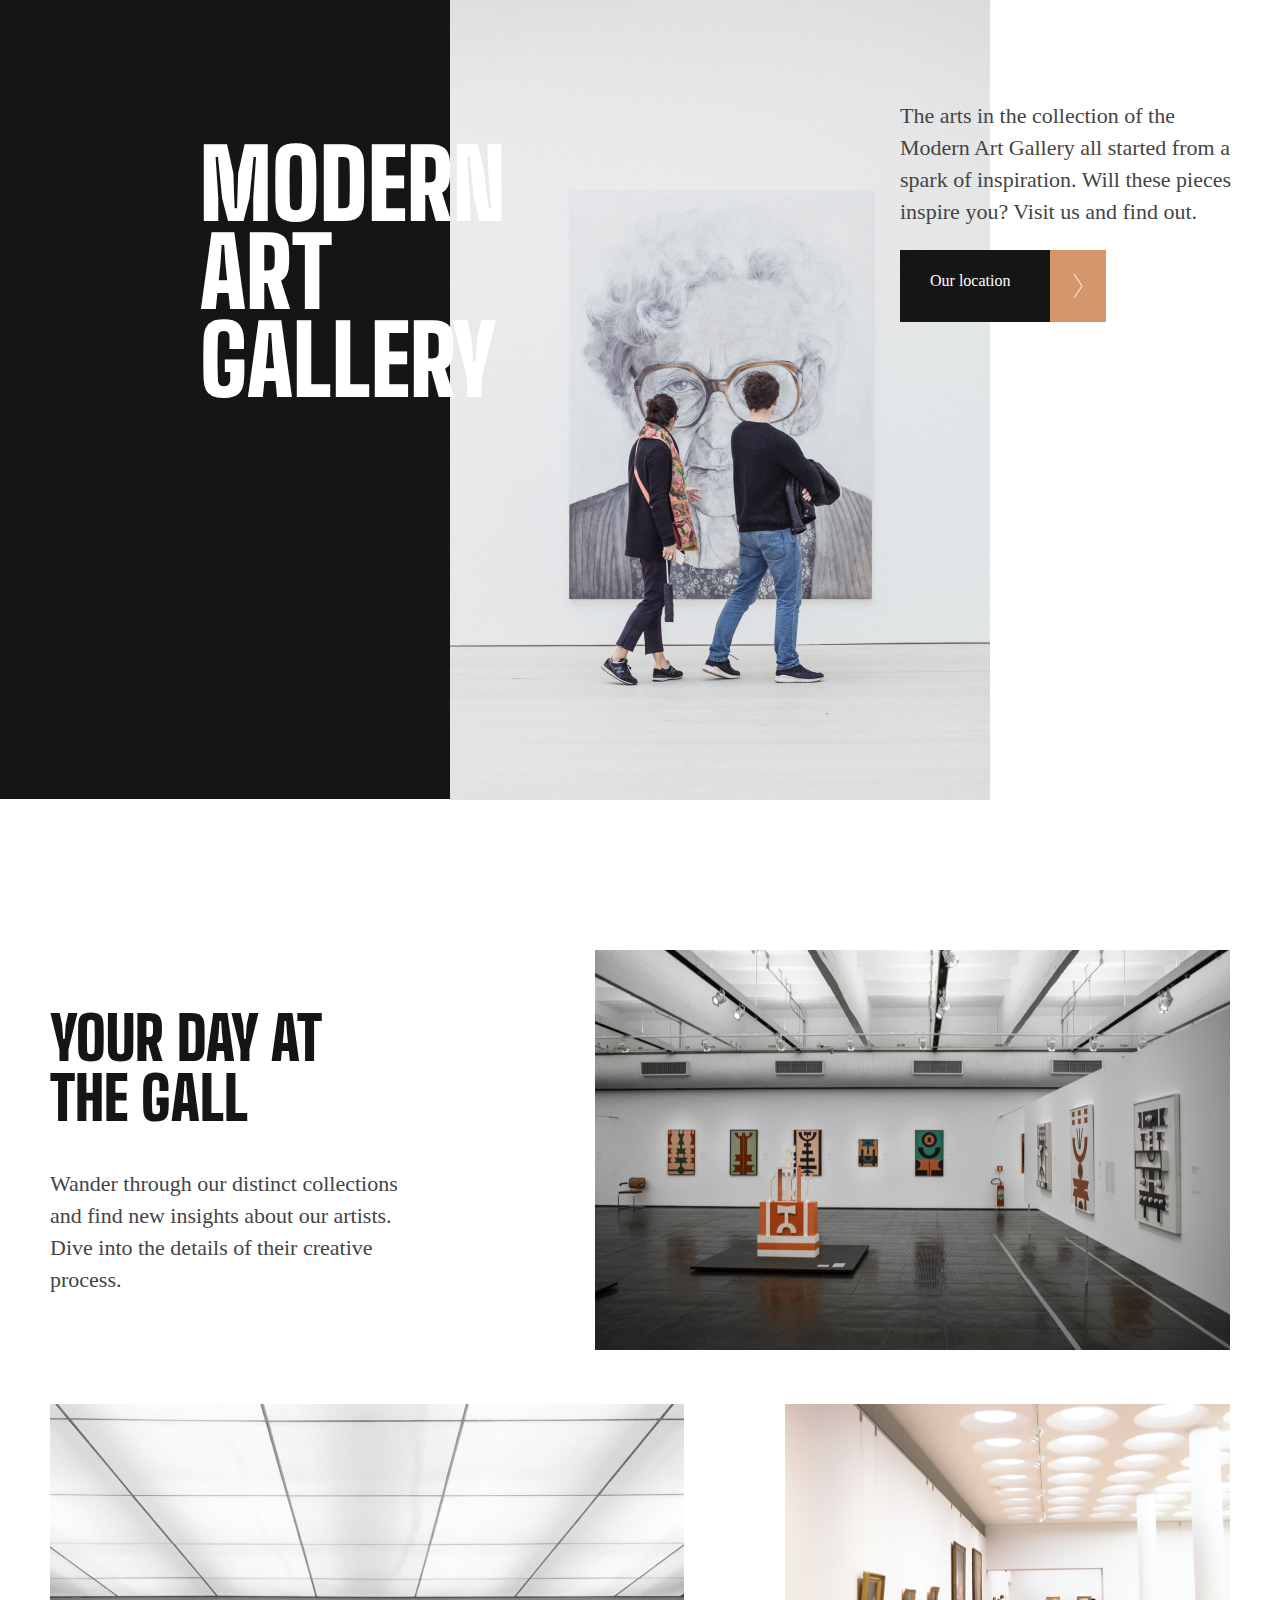
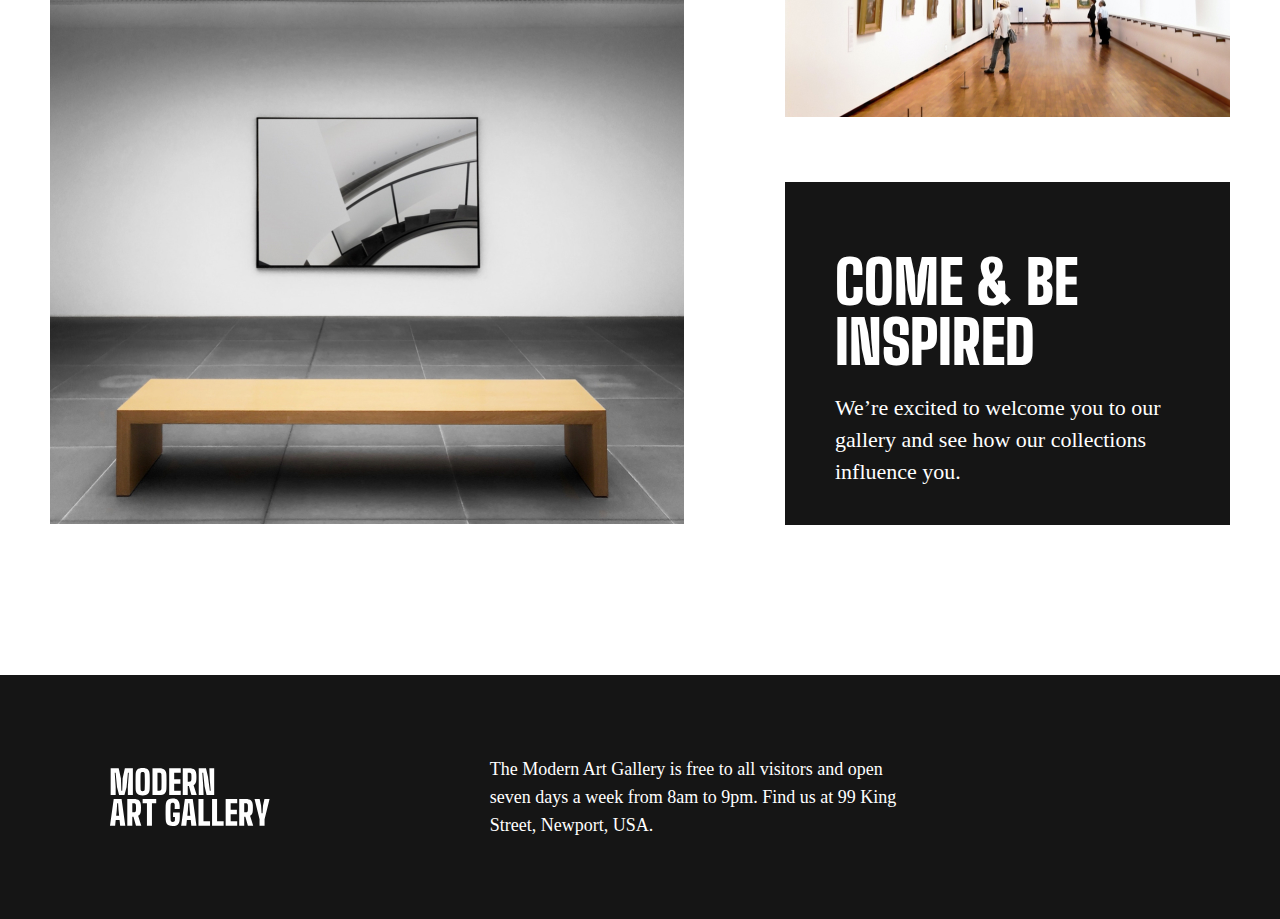
<file: index.html>
<!DOCTYPE html>
<html lang="en">

<head>
    <meta charset="UTF-8">
    <meta name="viewport" content="width=device-width, initial-scale=1.0">
    <title>Home</title>

    <!-- fontFamily -->
    <link rel="preconnect" href="https://fonts.googleapis.com">
    <link rel="preconnect" href="https://fonts.gstatic.com" crossorigin>
    <link
        href="https://fonts.googleapis.com/css2?family=Big+Shoulders+Display:wght@700&family=League+Spartan:wght@700&family=Noto+Sans:ital,wght@1,400;1,500&family=Plus+Jakarta+Sans:wght@700&family=Poppins:wght@700&display=swap"
        rel="stylesheet">

    <link rel="stylesheet" href="./src/assets/css/main.css">
    <link rel="stylesheet" href="./src/assets/css/responsiveHome.css">

    <!-- fontaweome -->
    <link rel="stylesheet" href="https://cdnjs.cloudflare.com/ajax/libs/font-awesome/6.5.1/css/all.min.css"
        integrity="sha512-DTOQO9RWCH3ppGqcWaEA1BIZOC6xxalwEsw9c2QQeAIftl+Vegovlnee1c9QX4TctnWMn13TZye+giMm8e2LwA=="
        crossorigin="anonymous" referrerpolicy="no-referrer" />

</head>

<body>

    <header>
        <div class="artGallery">
            <div class="darkSide"></div>
            <div class="artGalleryTitle">
                MODERN ART GALLERY
            </div>

            <div class="buttonHeader button1">
                <a href="./src/pages/map.html">
                    Our location
                </a>

                <svg class="svgBtn" xmlns="http://www.w3.org/2000/svg" width="56" height="72" viewBox="0 0 56 72"
                    fill="none">
                    <rect width="56" height="72" fill="#D5966C" />
                    <path d="M24 24L32 36L24 48" stroke="white" />
                </svg>
            </div>

            <!-- 
            <div class="svgBtn">
            </div> -->

            <div class="imgDivHeader">
                <img src="src/assets/img/Rectangle(big).jpg" alt="headerImg">
            </div>

            <div class="headerParagraph">
                <p>The arts in the collection of the Modern Art Gallery all started from a spark of inspiration. Will
                    these pieces inspire you? Visit us and find out.</p>
            </div>

        </div>
    </header>

    <main>
        <div class="container">

            <div class="dayAtGallery">

                <div class="firstLevel">
                    <div class="firstLevel-textSide">
                        <p class="firstLevel-title">Your Day at the Gall</p>
                        <p class="firstLevel-paragraph">
                            Wander through our distinct collections and find new insights about our artists. Dive into
                            the
                            details of their creative process.
                        </p>
                    </div>
                    <div class="firstLevel-photoSide">
                        <img src="./src/assets/img/Rectangle(bg).jpg" alt="">
                    </div>
                </div>

                <div class="secondLevel">
                    <div class="leftSidePhoto">
                        <img src="./src/assets/img/Rectangle Copy 2.jpg" alt="">
                    </div>
                    <div class="rightSidePhoto">
                        <div class="photoLevel">
                            <img src="./src/assets/img/Rectangle Copy 4.jpg" alt="">
                        </div>
                        <div class="textLevel">
                            <p class="textLevel-title">COME & BE INSPIRED</p>
                            <p class="textLevel-paragraph">We’re excited to welcome you to our gallery and see how our
                                collections influence you.</p>
                        </div>
                    </div>
                </div>

                <!-- <div class="secondLevel">

                </div> -->
            </div>
        </div>
    </main>


    <footer>
        <div class="footerMainDiv">

            <div class="footerLogo">
                <svg xmlns="http://www.w3.org/2000/svg" width="160" height="58" viewBox="0 0 160 58" fill="none">
                    <path fill-rule="evenodd" clip-rule="evenodd"
                        d="M32.6626 27.3858C35.1117 27.3858 36.8706 26.8681 37.9393 25.8328C39.0081 24.7975 39.5869 23.0775 39.676 20.6729C39.7651 18.491 39.8096 16.1699 39.8096 13.7096C39.8096 11.2493 39.7651 8.90595 39.676 6.67946C39.5869 4.29712 39.0081 2.58829 37.9393 1.55298C36.8706 0.517658 35.1117 0 32.6626 0C30.2134 0 28.4378 0.517658 27.3357 1.55298C26.2336 2.58829 25.6603 4.29712 25.6157 6.67946C25.5712 8.86142 25.5489 11.1937 25.5489 13.6762L25.5493 14.2059C25.5522 16.4911 25.5744 18.6468 25.6157 20.6729C25.6603 23.0775 26.2336 24.7975 27.3357 25.8328C28.4378 26.8681 30.2134 27.3858 32.6626 27.3858ZM5.67754 27.0518V18.8361L4.74242 4.74242H5.61075L7.04683 19.1701L9.08407 27.0518H14.461L16.5317 19.1701L17.9344 4.74242H18.8361L17.8676 18.8361V27.0518H22.8772V0.333973H14.8618L12.6242 10.4534L12.2234 22.6434H11.3551L10.9209 10.4534L8.7167 0.333973H0.667946V27.0518H5.67754ZM30.6253 21.6081C30.6699 22.7436 31.3489 23.3113 32.6626 23.3113C33.9539 23.3113 34.6219 22.7436 34.6664 21.6081C34.7109 20.4726 34.7499 19.2257 34.7833 17.8676C34.8167 16.5094 34.8334 15.1123 34.8334 13.6762C34.8334 12.2401 34.8167 10.843 34.7833 9.48484C34.7499 8.12668 34.7109 6.87985 34.6664 5.74434C34.6219 4.63109 33.9539 4.07447 32.6626 4.07447C31.3489 4.07447 30.6699 4.63109 30.6253 5.74434C30.5808 6.87985 30.5474 8.12668 30.5251 9.48484C30.5029 10.843 30.4917 12.2401 30.4917 13.6762C30.4917 15.1123 30.5029 16.5094 30.5251 17.8676C30.5474 19.2257 30.5808 20.4726 30.6253 21.6081ZM49.261 27.0518C51.777 27.0518 53.5916 26.5175 54.7048 25.4488C55.818 24.38 56.3969 22.6211 56.4415 20.172C56.486 18.6134 56.5138 17.1384 56.525 15.7468C56.5361 14.3553 56.5361 12.9637 56.525 11.5722C56.5138 10.1806 56.486 8.7167 56.4415 7.18042C56.3969 4.73129 55.818 2.97793 54.7048 1.92035C53.5916 0.862764 51.777 0.333973 49.261 0.333973H42.4814V27.0518H49.261ZM47.491 22.6434H49.261C50.6637 22.6434 51.3873 22.02 51.4319 20.7731C51.5654 16.0307 51.5654 11.2994 51.4319 6.57927C51.3873 5.3547 50.6637 4.74242 49.261 4.74242H47.491V22.6434ZM70.7355 27.0518V22.6434H64.1896V15.6633H70.4015V11.2549H64.1896V4.74242H70.7355V0.333973H59.18V27.0518H70.7355ZM77.7489 18.0345V27.0518H72.7393V0.333973H79.185C81.6787 0.333973 83.4766 0.840499 84.5787 1.85355C85.6808 2.8666 86.2764 4.5309 86.3655 6.84645C86.3877 7.46987 86.4044 8.01536 86.4156 8.48292C86.4267 8.95048 86.4267 9.41804 86.4156 9.8856C86.4044 10.3532 86.3877 10.8987 86.3655 11.5221C86.3209 12.9693 86.076 14.1549 85.6307 15.0789C85.1854 16.0029 84.5063 16.7098 83.5935 17.1996L86.7328 27.0518H81.4227L78.8845 18.0345H77.7489ZM79.185 13.6261H77.7489V4.74242H79.185C80.5655 4.74242 81.2891 5.3547 81.3559 6.57927C81.4672 8.31593 81.4672 10.0526 81.3559 11.7893C81.2891 13.0138 80.5655 13.6261 79.185 13.6261ZM93.1451 16.7988L93.5793 27.0518H88.7367V0.333973H95.9839L97.9877 8.85029L99.8246 22.6434H100.693L99.7578 11.7893L99.357 0.333973H104.2V27.0518H96.585L94.5812 18.3017L93.2119 4.70902H92.2768L93.1451 16.7988ZM5.14319 57.666L5.71094 52.0887H9.58503L10.1528 57.666H15.296L11.5889 30.9482H3.7071L0 57.666H5.14319ZM6.1785 47.6802H9.11747L8.51632 41.7689L8.11555 35.3566H7.18042L6.77965 41.7689L6.1785 47.6802ZM22.3094 57.666V48.6488H23.4449L25.9831 57.666H31.2933L28.1539 47.8138C29.0668 47.324 29.7459 46.6171 30.1912 45.6931C30.6365 44.7691 30.8814 43.5835 30.9259 42.1363C30.9482 41.5129 30.9649 40.9674 30.976 40.4998C30.9871 40.0322 30.9871 39.5647 30.976 39.0971C30.9649 38.6296 30.9482 38.0841 30.9259 37.4607C30.8369 35.1451 30.2413 33.4808 29.1392 32.4678C28.037 31.4547 26.2392 30.9482 23.7455 30.9482H17.2998V57.666H22.3094ZM22.3094 44.2403H23.7455C25.1259 44.2403 25.8495 43.628 25.9163 42.4035C26.0276 40.6668 26.0276 38.9301 25.9163 37.1935C25.8495 35.9689 25.1259 35.3566 23.7455 35.3566H22.3094V44.2403ZM41.947 57.666V35.3566H46.2219V30.9482H32.6292V35.3566H36.9374V57.666H41.947ZM67.9301 56.447C66.8392 57.4823 65.1025 58 62.7202 58C61.0503 58 59.7088 57.7718 58.6958 57.3154C57.6827 56.8589 56.9424 56.1409 56.4749 55.1612C56.0073 54.1816 55.7401 52.8902 55.6733 51.2871C55.6511 50.352 55.6288 49.2889 55.6065 48.0977C55.5843 46.9065 55.5731 45.6708 55.5731 44.3906C55.5731 43.1104 55.5843 41.8802 55.6065 40.7002C55.6288 39.5202 55.6511 38.4848 55.6733 37.5942C55.7401 35.9021 56.0129 34.544 56.4916 33.5198C56.9702 32.4956 57.7161 31.7553 58.7292 31.2988C59.7422 30.8424 61.0726 30.6142 62.7202 30.6142C65.058 30.6142 66.7612 31.1319 67.8299 32.1672C68.8987 33.2025 69.5109 34.9113 69.6668 37.2937C69.7113 37.8058 69.7336 38.418 69.7336 39.1305C69.7336 39.843 69.7113 40.4553 69.6668 40.9674H64.6572C64.7017 40.344 64.724 39.5758 64.724 38.663C64.724 37.7501 64.7017 36.982 64.6572 36.3585C64.5904 35.2453 63.9447 34.6887 62.7202 34.6887C61.4288 34.6887 60.7497 35.2453 60.6829 36.3585C60.5939 37.9171 60.5326 39.6315 60.4992 41.5017C60.4658 43.372 60.4658 45.2367 60.4992 47.0958C60.5326 48.9549 60.5939 50.6637 60.6829 52.2223C60.7497 53.3578 61.4288 53.9255 62.7202 53.9255C63.3658 53.9255 63.8779 53.7808 64.2564 53.4914C64.6349 53.2019 64.8465 52.7789 64.891 52.2223C64.9132 51.9551 64.9299 51.6155 64.9411 51.2036C64.9522 50.7917 64.9522 50.3743 64.9411 49.9512C64.9299 49.5282 64.9132 49.1942 64.891 48.9493H63.0541V44.6077H69.767C69.8115 45.6319 69.8282 46.7451 69.8171 47.9474C69.8059 49.1497 69.7781 50.263 69.7336 51.2871C69.6223 53.6917 69.0211 55.4117 67.9301 56.447ZM76.3129 57.666L76.8806 52.0887H80.7547L81.3225 57.666H86.4656L82.7585 30.9482H74.8768L71.1697 57.666H76.3129ZM77.3482 47.6802H80.2871L79.686 41.7689L79.2852 35.3566H78.3501L77.9493 41.7689L77.3482 47.6802ZM100.058 57.666V53.2576H93.4791V30.9482H88.4695V57.666H100.058ZM113.651 53.2576V57.666H102.062V30.9482H107.072V53.2576H113.651ZM127.21 57.666V53.2576H120.664V46.2775H126.876V41.8691H120.664V35.3566H127.21V30.9482H115.655V57.666H127.21ZM134.224 48.6488V57.666H129.214V30.9482H135.66C138.154 30.9482 139.951 31.4547 141.054 32.4678C142.156 33.4808 142.751 35.1451 142.84 37.4607C142.863 38.0841 142.879 38.6296 142.89 39.0971C142.902 39.5647 142.902 40.0322 142.89 40.4998C142.879 40.9674 142.863 41.5129 142.84 42.1363C142.796 43.5835 142.551 44.7691 142.106 45.6931C141.66 46.6171 140.981 47.324 140.068 47.8138L143.208 57.666H137.898L135.359 48.6488H134.224ZM135.66 44.2403H134.224V35.3566H135.66C137.04 35.3566 137.764 35.9689 137.831 37.1935C137.942 38.9301 137.942 40.6668 137.831 42.4035C137.764 43.628 137.04 44.2403 135.66 44.2403ZM154.563 51.2871V57.666H149.553V51.2871L149.186 49.7843L144.544 30.9482H149.653L151.089 37.4273L151.59 45.2756H152.526L153.026 37.4273L154.463 30.9482H159.572L154.93 49.7509L154.563 51.2871Z"
                        fill="white" />
                </svg>
            </div>
            <div class="footerParag">
                The Modern Art Gallery is free to all visitors and open seven days a week from 8am to 9pm. Find us at 99
                King Street, Newport, USA.
            </div>
            <div class="footerLinks">
                <i class="fa-brands fa-instagram"></i>
                <i class="fa-brands fa-youtube"></i>
                <i class="fa-brands fa-facebook"></i>
            </div>
        </div>
    </footer>
</body>

</html>
</file>
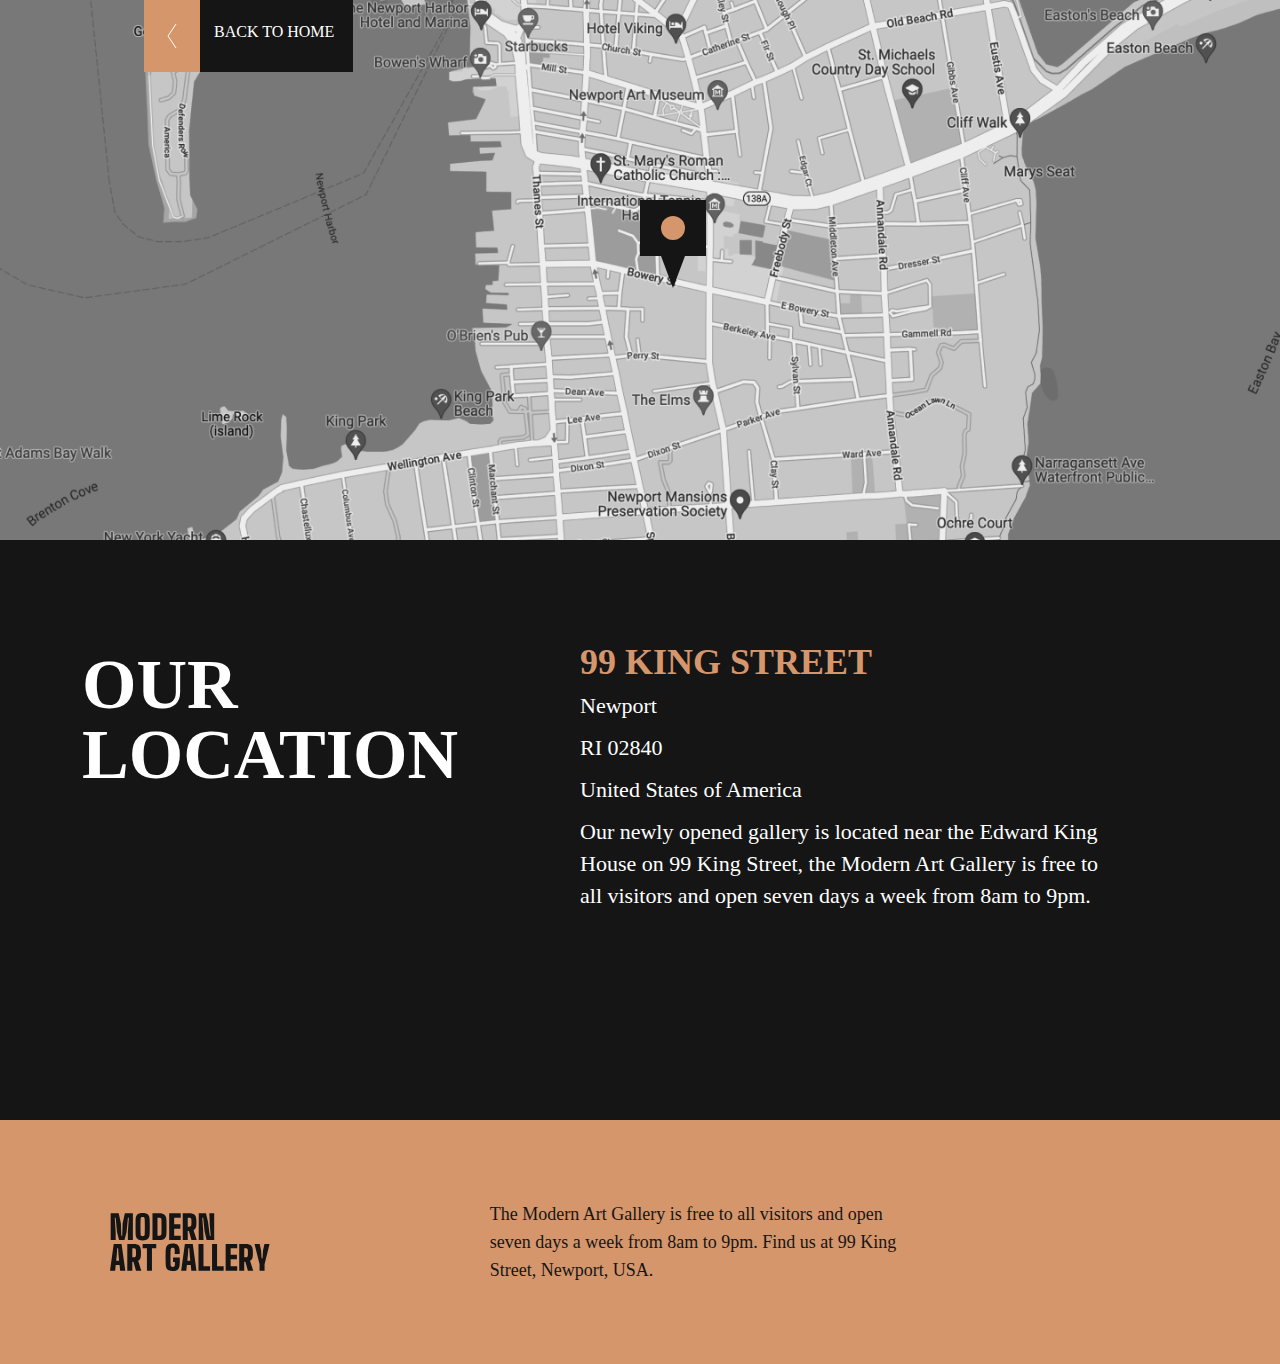
<file: src/pages/map.html>
<!DOCTYPE html>
<html lang="en">

<head>
    <meta charset="UTF-8">
    <meta name="viewport" content="width=device-width, initial-scale=1.0">
    <title>BitMap</title>
    <link rel="stylesheet" href="../assets/css/map.css">
    <link rel="stylesheet" href="../assets/css/main.css">
    <link rel="stylesheet" href="../assets/css/responsiveMap.css">
    <!-- fontaweome -->
    <link rel="stylesheet" href="https://cdnjs.cloudflare.com/ajax/libs/font-awesome/6.5.1/css/all.min.css"
        integrity="sha512-DTOQO9RWCH3ppGqcWaEA1BIZOC6xxalwEsw9c2QQeAIftl+Vegovlnee1c9QX4TctnWMn13TZye+giMm8e2LwA=="
        crossorigin="anonymous" referrerpolicy="no-referrer" />
</head>

<body>

    <header>
        <div class="mapPhoto">
            <div class="mapButton button1">
                <!-- <p> -->
                <a class="maptoHome" href="/index.html">BACK TO HOME</a>
                <!-- </p> -->
                <svg class="rotatedİcon" xmlns="http://www.w3.org/2000/svg" width="56" height="72" viewBox="0 0 56 72"
                    fill="none">
                    <rect width="56" height="72" fill="#D5966C" />
                    <path d="M32 48L24 36L32 24" stroke="white" />
                </svg>
            </div>

            <div class=" locationIcon">
                <svg xmlns="http://www.w3.org/2000/svg" width="66" height="88" viewBox="0 0 66 88" fill="none">
                    <path fill-rule="evenodd" clip-rule="evenodd" d="M66 0H0V56H21L33 88L45 56H66V0Z" fill="#151515" />
                    <circle cx="33" cy="28" r="12" fill="#D5966C" />
                </svg>
            </div>
            <div class="mainMap-photo">
                <img class="mainPhoto" src="../assets/img/Bitmap.png" alt="">
            </div>
        </div>
    </header>

    <main>
        <div class="container">
            <div class="mapLocationSide">
                <div class="locationSideTitle">
                    OUR LOCATION
                </div>

                <div class="locationSideInfo">
                    <h5>99 King Street</h5>
                    <div class="locationFirstParag">
                        <p>Newport</p>
                        <p>RI 02840</p>
                        <p>United States of America </p>
                        <p class="locationSecondParag">Our newly opened gallery is located near the Edward King House on
                            99
                            King
                            Street, the Modern Art Gallery is free to all visitors and open seven days a week from 8am
                            to
                            9pm.
                        </p>
                    </div>
                </div>

            </div>  
        </div>
    </main>

    <footer>
        <div class="footerMainDiv">

            <div class="footerLogo">
                <svg xmlns="http://www.w3.org/2000/svg" width="160" height="58" viewBox="0 0 160 58" fill="none">
                    <path fill-rule="evenodd" clip-rule="evenodd"
                        d="M32.6626 27.3858C35.1117 27.3858 36.8706 26.8681 37.9393 25.8328C39.0081 24.7975 39.5869 23.0775 39.676 20.6729C39.7651 18.491 39.8096 16.1699 39.8096 13.7096C39.8096 11.2493 39.7651 8.90595 39.676 6.67946C39.5869 4.29712 39.0081 2.58829 37.9393 1.55298C36.8706 0.517658 35.1117 0 32.6626 0C30.2134 0 28.4378 0.517658 27.3357 1.55298C26.2336 2.58829 25.6603 4.29712 25.6157 6.67946C25.5712 8.86142 25.5489 11.1937 25.5489 13.6762L25.5493 14.2059C25.5522 16.4911 25.5744 18.6468 25.6157 20.6729C25.6603 23.0775 26.2336 24.7975 27.3357 25.8328C28.4378 26.8681 30.2134 27.3858 32.6626 27.3858ZM5.67754 27.0518V18.8361L4.74242 4.74242H5.61075L7.04683 19.1701L9.08407 27.0518H14.461L16.5317 19.1701L17.9344 4.74242H18.8361L17.8676 18.8361V27.0518H22.8772V0.333973H14.8618L12.6242 10.4534L12.2234 22.6434H11.3551L10.9209 10.4534L8.7167 0.333973H0.667946V27.0518H5.67754ZM30.6253 21.6081C30.6699 22.7436 31.3489 23.3113 32.6626 23.3113C33.9539 23.3113 34.6219 22.7436 34.6664 21.6081C34.7109 20.4726 34.7499 19.2257 34.7833 17.8676C34.8167 16.5094 34.8334 15.1123 34.8334 13.6762C34.8334 12.2401 34.8167 10.843 34.7833 9.48484C34.7499 8.12668 34.7109 6.87985 34.6664 5.74434C34.6219 4.63109 33.9539 4.07447 32.6626 4.07447C31.3489 4.07447 30.6699 4.63109 30.6253 5.74434C30.5808 6.87985 30.5474 8.12668 30.5251 9.48484C30.5029 10.843 30.4917 12.2401 30.4917 13.6762C30.4917 15.1123 30.5029 16.5094 30.5251 17.8676C30.5474 19.2257 30.5808 20.4726 30.6253 21.6081ZM49.261 27.0518C51.777 27.0518 53.5916 26.5175 54.7048 25.4488C55.818 24.38 56.3969 22.6211 56.4415 20.172C56.486 18.6134 56.5138 17.1384 56.525 15.7468C56.5361 14.3553 56.5361 12.9637 56.525 11.5722C56.5138 10.1806 56.486 8.7167 56.4415 7.18042C56.3969 4.73129 55.818 2.97793 54.7048 1.92035C53.5916 0.862764 51.777 0.333973 49.261 0.333973H42.4814V27.0518H49.261ZM47.491 22.6434H49.261C50.6637 22.6434 51.3873 22.02 51.4319 20.7731C51.5654 16.0307 51.5654 11.2994 51.4319 6.57927C51.3873 5.3547 50.6637 4.74242 49.261 4.74242H47.491V22.6434ZM70.7355 27.0518V22.6434H64.1896V15.6633H70.4015V11.2549H64.1896V4.74242H70.7355V0.333973H59.18V27.0518H70.7355ZM77.7489 18.0345V27.0518H72.7393V0.333973H79.185C81.6787 0.333973 83.4766 0.840499 84.5787 1.85355C85.6808 2.8666 86.2764 4.5309 86.3655 6.84645C86.3877 7.46987 86.4044 8.01536 86.4156 8.48292C86.4267 8.95048 86.4267 9.41804 86.4156 9.8856C86.4044 10.3532 86.3877 10.8987 86.3655 11.5221C86.3209 12.9693 86.076 14.1549 85.6307 15.0789C85.1854 16.0029 84.5063 16.7098 83.5935 17.1996L86.7328 27.0518H81.4227L78.8845 18.0345H77.7489ZM79.185 13.6261H77.7489V4.74242H79.185C80.5655 4.74242 81.2891 5.3547 81.3559 6.57927C81.4672 8.31593 81.4672 10.0526 81.3559 11.7893C81.2891 13.0138 80.5655 13.6261 79.185 13.6261ZM93.1451 16.7988L93.5793 27.0518H88.7367V0.333973H95.9839L97.9877 8.85029L99.8246 22.6434H100.693L99.7578 11.7893L99.357 0.333973H104.2V27.0518H96.585L94.5812 18.3017L93.2119 4.70902H92.2768L93.1451 16.7988ZM5.14319 57.666L5.71094 52.0887H9.58503L10.1528 57.666H15.296L11.5889 30.9482H3.7071L0 57.666H5.14319ZM6.1785 47.6802H9.11747L8.51632 41.7689L8.11555 35.3566H7.18042L6.77965 41.7689L6.1785 47.6802ZM22.3094 57.666V48.6488H23.4449L25.9831 57.666H31.2933L28.1539 47.8138C29.0668 47.324 29.7459 46.6171 30.1912 45.6931C30.6365 44.7691 30.8814 43.5835 30.9259 42.1363C30.9482 41.5129 30.9649 40.9674 30.976 40.4998C30.9871 40.0322 30.9871 39.5647 30.976 39.0971C30.9649 38.6296 30.9482 38.0841 30.9259 37.4607C30.8369 35.1451 30.2413 33.4808 29.1392 32.4678C28.037 31.4547 26.2392 30.9482 23.7455 30.9482H17.2998V57.666H22.3094ZM22.3094 44.2403H23.7455C25.1259 44.2403 25.8495 43.628 25.9163 42.4035C26.0276 40.6668 26.0276 38.9301 25.9163 37.1935C25.8495 35.9689 25.1259 35.3566 23.7455 35.3566H22.3094V44.2403ZM41.947 57.666V35.3566H46.2219V30.9482H32.6292V35.3566H36.9374V57.666H41.947ZM67.9301 56.447C66.8392 57.4823 65.1025 58 62.7202 58C61.0503 58 59.7088 57.7718 58.6958 57.3154C57.6827 56.8589 56.9424 56.1409 56.4749 55.1612C56.0073 54.1816 55.7401 52.8902 55.6733 51.2871C55.6511 50.352 55.6288 49.2889 55.6065 48.0977C55.5843 46.9065 55.5731 45.6708 55.5731 44.3906C55.5731 43.1104 55.5843 41.8802 55.6065 40.7002C55.6288 39.5202 55.6511 38.4848 55.6733 37.5942C55.7401 35.9021 56.0129 34.544 56.4916 33.5198C56.9702 32.4956 57.7161 31.7553 58.7292 31.2988C59.7422 30.8424 61.0726 30.6142 62.7202 30.6142C65.058 30.6142 66.7612 31.1319 67.8299 32.1672C68.8987 33.2025 69.5109 34.9113 69.6668 37.2937C69.7113 37.8058 69.7336 38.418 69.7336 39.1305C69.7336 39.843 69.7113 40.4553 69.6668 40.9674H64.6572C64.7017 40.344 64.724 39.5758 64.724 38.663C64.724 37.7501 64.7017 36.982 64.6572 36.3585C64.5904 35.2453 63.9447 34.6887 62.7202 34.6887C61.4288 34.6887 60.7497 35.2453 60.6829 36.3585C60.5939 37.9171 60.5326 39.6315 60.4992 41.5017C60.4658 43.372 60.4658 45.2367 60.4992 47.0958C60.5326 48.9549 60.5939 50.6637 60.6829 52.2223C60.7497 53.3578 61.4288 53.9255 62.7202 53.9255C63.3658 53.9255 63.8779 53.7808 64.2564 53.4914C64.6349 53.2019 64.8465 52.7789 64.891 52.2223C64.9132 51.9551 64.9299 51.6155 64.9411 51.2036C64.9522 50.7917 64.9522 50.3743 64.9411 49.9512C64.9299 49.5282 64.9132 49.1942 64.891 48.9493H63.0541V44.6077H69.767C69.8115 45.6319 69.8282 46.7451 69.8171 47.9474C69.8059 49.1497 69.7781 50.263 69.7336 51.2871C69.6223 53.6917 69.0211 55.4117 67.9301 56.447ZM76.3129 57.666L76.8806 52.0887H80.7547L81.3225 57.666H86.4656L82.7585 30.9482H74.8768L71.1697 57.666H76.3129ZM77.3482 47.6802H80.2871L79.686 41.7689L79.2852 35.3566H78.3501L77.9493 41.7689L77.3482 47.6802ZM100.058 57.666V53.2576H93.4791V30.9482H88.4695V57.666H100.058ZM113.651 53.2576V57.666H102.062V30.9482H107.072V53.2576H113.651ZM127.21 57.666V53.2576H120.664V46.2775H126.876V41.8691H120.664V35.3566H127.21V30.9482H115.655V57.666H127.21ZM134.224 48.6488V57.666H129.214V30.9482H135.66C138.154 30.9482 139.951 31.4547 141.054 32.4678C142.156 33.4808 142.751 35.1451 142.84 37.4607C142.863 38.0841 142.879 38.6296 142.89 39.0971C142.902 39.5647 142.902 40.0322 142.89 40.4998C142.879 40.9674 142.863 41.5129 142.84 42.1363C142.796 43.5835 142.551 44.7691 142.106 45.6931C141.66 46.6171 140.981 47.324 140.068 47.8138L143.208 57.666H137.898L135.359 48.6488H134.224ZM135.66 44.2403H134.224V35.3566H135.66C137.04 35.3566 137.764 35.9689 137.831 37.1935C137.942 38.9301 137.942 40.6668 137.831 42.4035C137.764 43.628 137.04 44.2403 135.66 44.2403ZM154.563 51.2871V57.666H149.553V51.2871L149.186 49.7843L144.544 30.9482H149.653L151.089 37.4273L151.59 45.2756H152.526L153.026 37.4273L154.463 30.9482H159.572L154.93 49.7509L154.563 51.2871Z"
                        fill="#151515" />
                </svg>
            </div>

            <div class="footerParag">
                The Modern Art Gallery is free to all visitors and open seven days a week from 8am to 9pm. Find us at 99
                King Street, Newport, USA.
            </div>
            <div class="footerLinks">
                <i class="fa-brands fa-instagram"></i>
                <i class="fa-brands fa-youtube"></i>
                <i class="fa-brands fa-facebook"></i>
            </div>
        </div>

        </div>
    </footer>
</body>

</html>
</file>
<file: src/assets/css/main.css>
.button1 {
  width: 153px;
  height: 72px;
  flex-shrink: 0;
  background-color: #151515;
}

* {
  margin: 0px;
  padding: 0px;
}

.container {
  margin: 0 50px 0 50px;
}

header .artGallery {
  display: flex;
  position: relative;
}
header .artGallery .darkSide {
  width: 450px;
  height: 799px;
  flex-shrink: 0;
  background-color: #151515;
}
header .artGallery .artGalleryTitle {
  position: absolute;
  top: 140px;
  left: 200px;
  width: 390px;
  color: #fff;
  font-feature-settings: "clig" off, "liga" off;
  /* Heading (XL) */
  font-family: Big Shoulders Display;
  font-size: 96px;
  font-style: normal;
  font-weight: 900;
  line-height: 88px;
  /* 91.667% */
  text-transform: uppercase;
}
header .artGallery .buttonHeader {
  position: absolute;
  top: 250px;
  left: 900px;
}
header .artGallery .buttonHeader a {
  color: #fff;
  text-decoration: none;
  position: absolute;
  top: 22px;
  left: 30px;
}
header .artGallery .buttonHeader .svgBtn {
  position: absolute;
  left: 150px;
}
header .artGallery .buttonHeader:hover {
  background-color: #D5966C !important;
  transition: 0.3s ease-in-out;
}
header .artGallery .buttonHeader:hover .svgBtn rect {
  transition: 0.3s ease-in;
  fill: #151515;
}
header .artGallery .imgDivHeader {
  width: 540px;
  height: 800px;
  flex-shrink: 0;
}
header .artGallery .imgDivHeader img {
  width: 100%;
  height: 100%;
}
header .artGallery .headerParagraph {
  position: absolute;
  top: 100px;
  left: 900px;
  width: 350px;
  color: #444444;
  font-feature-settings: "clig" off, "liga" off;
  /* Body (M) */
  font-family: Outfit;
  font-size: 22px;
  font-style: normal;
  font-weight: 300;
  line-height: 32px;
  /* 145.455% */
}

main .dayAtGallery {
  margin-bottom: 150px;
}
main .dayAtGallery .firstLevel {
  display: flex;
  align-items: center;
  justify-content: space-between;
  margin-top: 150px;
  margin-bottom: 50px;
}
main .dayAtGallery .firstLevel .firstLevel-textSide .firstLevel-title {
  width: 350px;
  color: #151515;
  font-feature-settings: "clig" off, "liga" off;
  /* Heading (M) */
  font-family: Big Shoulders Display;
  font-size: 60px;
  font-style: normal;
  font-weight: 900;
  line-height: 60px;
  /* 100% */
  text-transform: uppercase;
}
main .dayAtGallery .firstLevel .firstLevel-textSide .firstLevel-paragraph {
  width: 350px;
  color: #444444;
  font-feature-settings: "clig" off, "liga" off;
  margin-top: 40px;
  /* Body (M) */
  font-family: Outfit;
  font-size: 22px;
  font-style: normal;
  font-weight: 300;
  line-height: 32px;
  /* 145.455% */
}
main .dayAtGallery .secondLevel {
  display: flex;
  justify-content: space-between;
}
main .dayAtGallery .secondLevel .leftSidePhoto {
  width: 635px;
  height: 720px;
  flex-shrink: 0;
}
main .dayAtGallery .secondLevel .leftSidePhoto img {
  width: 100%;
  height: 100%;
}
main .dayAtGallery .secondLevel .rightSidePhoto .photoLevel {
  width: 445px;
  height: 313px;
  flex-shrink: 0;
  margin-bottom: 65px;
}
main .dayAtGallery .secondLevel .rightSidePhoto .photoLevel img {
  width: 100%;
  height: 100%;
}
main .dayAtGallery .secondLevel .rightSidePhoto .textLevel {
  width: 445px;
  height: 343px;
  flex-shrink: 0;
  background-color: #151515;
  text-align: left;
}
main .dayAtGallery .secondLevel .rightSidePhoto .textLevel .textLevel-title {
  width: 350px;
  color: #fff;
  font-feature-settings: "clig" off, "liga" off;
  padding-top: 70px;
  padding-left: 50px;
  /* Heading (M) */
  font-family: Big Shoulders Display;
  font-size: 60px;
  font-style: normal;
  font-weight: 900;
  line-height: 60px;
  /* 100% */
  text-transform: uppercase;
}
main .dayAtGallery .secondLevel .rightSidePhoto .textLevel .textLevel-paragraph {
  width: 350px;
  color: #fff;
  font-feature-settings: "clig" off, "liga" off;
  padding-top: 20px;
  padding-left: 50px;
  /* Body (M) */
  font-family: Outfit;
  font-size: 22px;
  font-style: normal;
  font-weight: 300;
  line-height: 32px;
  /* 145.455% */
}

footer {
  background-color: #151515;
  height: 244px;
}
footer .footerMainDiv {
  display: flex;
  align-items: center;
  justify-content: space-around;
  flex-shrink: 0;
  left: 50%;
  transform: translate(-50%, -50%);
  top: 50%;
  display: flex;
  position: relative;
}
footer .footerMainDiv .footerLogo {
  width: 159.572px;
  height: 58px;
  flex-shrink: 0;
}
footer .footerMainDiv .footerParag {
  width: 430px;
  flex-shrink: 0;
  color: #fff;
  font-family: Outfit;
  font-size: 18px;
  font-style: normal;
  font-weight: 300;
  line-height: 28px;
  /* 155.556% */
}
footer .footerMainDiv .footerLinks i {
  color: #fff;
  padding: 5px;
  height: 20px;
  flex-shrink: 0;
}
footer .footerMainDiv .footerLinks i:hover {
  transition: 0.3s ease;
  color: #D5966C !important;
}/*# sourceMappingURL=main.css.map */
</file>
<file: src/assets/css/responsiveHome.css>
.button1 {
  width: 153px;
  height: 72px;
  flex-shrink: 0;
  background-color: #151515;
}

@media (max-width: 823px) {
  header .artGallery .darkSide {
    width: 0 !important;
    height: 0 !important;
  }
  header .artGallery .artGalleryTitle {
    top: 140px !important;
    left: 400px !important;
    color: #151515;
  }
  header .artGallery .buttonHeader {
    top: 500px !important;
    left: 400px !important;
  }
  header .artGallery .imgDivHeader {
    width: 437px;
    height: 700px;
    flex-shrink: 0;
  }
  header .artGallery .headerParagraph {
    top: 350px !important;
    left: 400px !important;
  }
  main .dayAtGallery .firstLevel .firstLevel-textSide .firstLevel-title {
    width: 223px !important;
  }
  main .dayAtGallery .firstLevel .firstLevel-textSide .firstLevel-paragraph {
    width: 223px !important;
  }
  main .dayAtGallery .firstLevel .firstLevel-photoSide {
    width: 398px;
    height: 400px;
  }
  main .dayAtGallery .firstLevel .firstLevel-photoSide img {
    width: 100%;
    height: 100%;
    object-fit: cover;
  }
  main .dayAtGallery .secondLevel .leftSidePhoto {
    width: 398px !important;
    height: 720px !important;
  }
  main .dayAtGallery .secondLevel .rightSidePhoto .photoLevel {
    width: 280px !important;
    height: 313px !important;
  }
  main .dayAtGallery .secondLevel .rightSidePhoto .photoLevel img {
    object-fit: cover !important;
  }
  main .dayAtGallery .secondLevel .rightSidePhoto .textLevel {
    width: 280px !important;
    height: 345px !important;
  }
  main .dayAtGallery .secondLevel .rightSidePhoto .textLevel .textLevel-title {
    width: 223px !important;
  }
  main .dayAtGallery .secondLevel .rightSidePhoto .textLevel .textLevel-paragraph {
    width: 223px !important;
  }
}
@media (max-width: 376px) {
  header .artGallery .imgDivHeader {
    width: 100%;
    height: 240px;
  }
  header .artGallery .imgDivHeader img {
    object-fit: cover;
  }
  header .artGallery .artGalleryTitle {
    font-size: 60px;
    font-style: normal;
    font-weight: 900;
    line-height: 55px;
    top: 270px !important;
    left: 35px !important;
  }
  header .artGallery .buttonHeader {
    top: 530px !important;
    left: 25px !important;
  }
  header .artGallery .buttonHeader a {
    font-size: 18px;
    /* font-style: normal; */
    font-weight: 800;
    line-height: normal;
    /* letter-spacing: 3.636px;*/
  }
  header .artGallery .headerParagraph {
    font-size: 18px;
    top: 400px !important;
    left: 25px !important;
    font-style: normal;
    font-weight: 300;
    line-height: 28px;
  }
  main {
    margin-top: 410px;
  }
  main .container .dayAtGallery .firstLevel {
    display: block;
  }
  main .container .dayAtGallery .firstLevel .firstLevel-textSide .firstLevel-title {
    width: 100% !important;
  }
  main .container .dayAtGallery .firstLevel .firstLevel-textSide .firstLevel-paragraph {
    width: 100% !important;
  }
  main .container .dayAtGallery .firstLevel .firstLevel-photoSide {
    width: 100% !important;
    height: 210px !important;
  }
  main .container .dayAtGallery .firstLevel .firstLevel-photoSide img {
    object-fit: cover;
  }
  main .container .dayAtGallery .secondLevel {
    display: block;
  }
  main .container .dayAtGallery .secondLevel .leftSidePhoto {
    width: 100% !important;
    height: 480px !important;
  }
  main .container .dayAtGallery .secondLevel .rightSidePhoto {
    margin-top: 40px;
  }
  main .container .dayAtGallery .secondLevel .rightSidePhoto .photoLevel {
    width: 100% !important;
    height: 200px !important;
  }
  main .container .dayAtGallery .secondLevel .rightSidePhoto .textLevel {
    height: 350px !important;
    width: 100% !important;
  }
  main .container .dayAtGallery .secondLevel .rightSidePhoto .textLevel p {
    width: 177px !important;
    padding: 15px !important;
  }
  footer {
    height: 440px;
  }
  footer .footerMainDiv {
    display: block;
    padding: 30px;
  }
  footer .footerMainDiv .footerParag {
    margin-top: 40px;
    width: 311px;
  }
  footer .footerMainDiv .footerLinks {
    margin-top: 40px;
  }
}/*# sourceMappingURL=responsiveHome.css.map */
</file>
<file: src/assets/css/map.css>
@charset "UTF-8";
.button1 {
  width: 153px;
  height: 72px;
  flex-shrink: 0;
  background-color: #151515;
}

.mapPhoto {
  position: relative;
}
.mapPhoto .mapButton {
  position: absolute;
  color: #fff;
  text-align: center;
  text-decoration: none;
  left: 200px;
}
.mapPhoto .mapButton .maptoHome {
  position: absolute;
  top: 13px;
  left: 4px;
  padding: 10px;
  text-decoration: none;
  color: #fff;
}
.mapPhoto .mapButton .rotatedİcon {
  position: absolute;
  left: -56px;
}
.mapPhoto .mapButton:hover {
  background-color: #D5966C !important;
  transition: 0.3s ease-in;
}
.mapPhoto .mapButton:hover .rotatedİcon rect {
  transition: 0.3s ease-in;
  fill: #151515;
}
.mapPhoto .locationIcon {
  position: absolute;
  top: 200px;
  left: 50%;
}
.mapPhoto .mainMap-photo {
  width: 100%;
  height: 540px;
  flex-shrink: 0;
}
.mapPhoto .mainMap-photo .mainPhoto {
  width: 100%;
  height: 100%;
}

main {
  background-color: #151515;
}
main .mapLocationSide {
  display: flex;
  position: relative;
  justify-content: space-between;
  gap: 90px;
  height: 348px;
  flex-shrink: 0;
  padding: 104px 200px 128px 80px;
}
main .mapLocationSide .locationSideTitle {
  position: absolute;
  left: 32px;
  top: 110px;
  margin-right: 30px;
  width: 350px;
  color: #fff;
  font-feature-settings: "clig" off, "liga" off;
  /* Heading (L) */
  font-family: Big Shoulders Display;
  font-size: 70px;
  font-style: normal;
  font-weight: 900;
  line-height: 70px;
  /* 100% */
  text-transform: uppercase;
}
main .mapLocationSide .locationSideInfo {
  margin-left: 50%;
}
main .mapLocationSide .locationSideInfo h5 {
  color: #D5966C;
  font-feature-settings: "clig" off, "liga" off;
  /* Heading (S) */
  font-family: Big Shoulders Display;
  font-size: 36px;
  font-style: normal;
  font-weight: 900;
  line-height: 36px;
  /* 100% */
  text-transform: uppercase;
}
main .mapLocationSide .locationSideInfo .locationFirstParag {
  width: 260px;
}
main .mapLocationSide .locationSideInfo .locationFirstParag p {
  color: #fff;
  font-feature-settings: "clig" off, "liga" off;
  /* Body (M) */
  font-family: Outfit;
  font-size: 22px;
  font-style: normal;
  font-weight: 300;
  line-height: 32px;
  /* 145.455% */
  margin-bottom: 10px;
  margin-top: 10px;
}
main .mapLocationSide .locationSideInfo .locationSecondParag {
  width: 540px;
  color: #fff;
  font-feature-settings: "clig" off, "liga" off;
  /* Body (M) */
  font-family: Outfit;
  font-size: 22px;
  font-style: normal;
  font-weight: 300;
  line-height: 32px;
  /* 145.455% */
}

footer {
  flex-shrink: 0;
  background-color: #D5966C !important;
  height: 244px;
}
footer .footerMainDiv {
  display: flex;
  align-items: center;
  justify-content: space-around;
  left: 50%;
  transform: translate(-50%, -50%);
  top: 50%;
  display: flex;
  position: relative;
}
footer .footerMainDiv .footerLogo {
  width: 159.572px;
  height: 58px;
  flex-shrink: 0;
}
footer .footerMainDiv .footerParag {
  color: #151515 !important;
  width: 430px;
  flex-shrink: 0;
  color: #fff;
  font-family: Outfit;
  font-size: 18px;
  font-style: normal;
  font-weight: 300;
  line-height: 28px;
  /* 155.556% */
}
footer .footerMainDiv .footerLinks i {
  color: #151515 !important;
  padding: 5px;
  height: 20px;
  flex-shrink: 0;
}
footer .footerMainDiv .footerLinks i:hover {
  transition: 0.3s ease;
  color: #fff !important;
}/*# sourceMappingURL=map.css.map */
</file>
<file: src/assets/css/responsiveMap.css>
@media (max-width: 823px) {
  main .container .mapLocationSide .locationSideTitle {
    width: 223px;
    font-size: 55px;
    font-style: normal;
    font-weight: 900;
    line-height: 50px;
    left: 5px;
  }
  main .container .mapLocationSide .locationSideInfo {
    margin-left: 60%;
  }
  main .container .mapLocationSide .locationSideInfo h5 {
    width: 350px;
  }
  main .container .mapLocationSide .locationSideInfo .locationFirstParag p {
    font-size: 18px;
    font-style: normal;
    font-weight: 300;
    line-height: 28px;
  }
  main .container .mapLocationSide .locationSideInfo .locationFirstParag .locationSecondParag {
    width: 398px;
    font-size: 18px;
    font-style: normal;
    font-weight: 300;
    line-height: 28px;
  }
}
@media (max-width: 376px) {
  header .mapPhoto .mapButton {
    position: absolute;
    color: #fff;
    text-align: center;
    text-decoration: none;
    left: 55px;
  }
  header .mapPhoto .mainMap-photo {
    width: 100%;
  }
  header .mapPhoto .mainMap-photo .mainPhoto {
    width: 100%;
    height: 100%;
    object-fit: cover;
  }
  main {
    height: 540px;
  }
  main .mapLocationSide {
    display: block;
    height: 100%;
    padding: 0;
  }
  main .mapLocationSide .locationSideTitle {
    position: relative;
    left: 0;
    top: 0;
    padding: 40px 0 0 0;
  }
  main .mapLocationSide .locationSideInfo {
    width: 100%;
    margin-left: 0 !important;
  }
  main .mapLocationSide .locationSideInfo h5 {
    margin-top: 40px;
    font-size: 32px;
    font-style: normal;
    font-weight: 900;
    line-height: 32px;
  }
  main .mapLocationSide .locationSideInfo .locationFirstParag .locationSecondParag {
    width: 100% !important;
  }
  footer {
    height: 480px;
  }
  footer .footerMainDiv {
    display: block;
    padding: 30px;
  }
  footer .footerMainDiv .footerParag {
    margin-top: 40px;
    width: 311px;
  }
  footer .footerMainDiv .footerLinks {
    margin-top: 40px;
  }
}/*# sourceMappingURL=responsiveMap.css.map */
</file>
